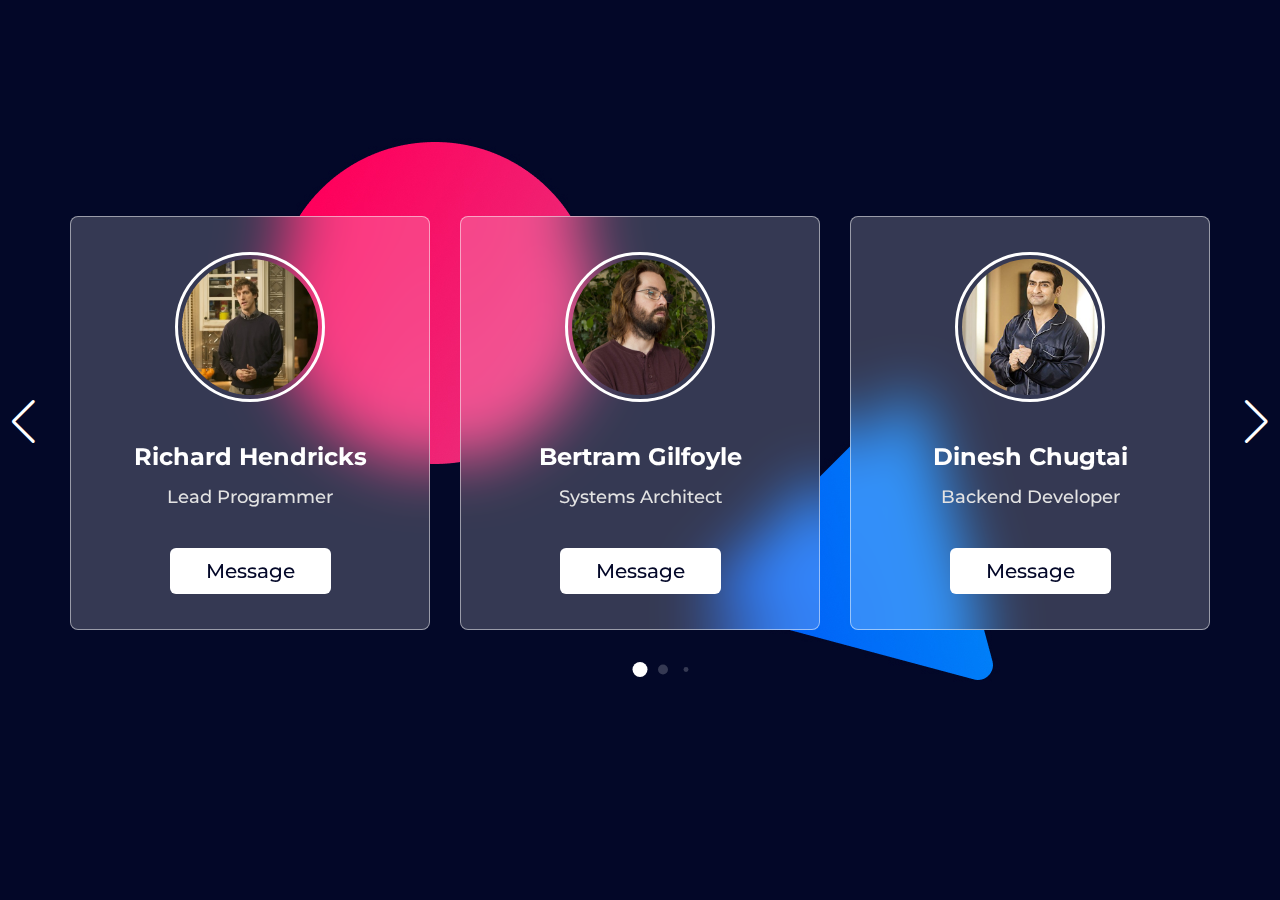
<file: app/image-slider-js-swiper/index.html>
<!DOCTYPE html>
<html lang="en">
  <head>
    <meta charset="UTF-8" />
    <meta name="viewport" content="width=device-width, initial-scale=1.0" />
    <title>Image slider</title>
    <link rel="icon" type="image/png" href="favicon.ico" />
    <link rel="stylesheet" href="style.css" />
    <link
      rel="stylesheet"
      href="https://cdn.jsdelivr.net/npm/swiper@11/swiper-bundle.min.css"
    />
  </head>
  <body>
    <div class="container swiper">
      <div class="slider-wrapper">
        <div class="card-list swiper-wrapper">
          <div class="card-item swiper-slide">
            <img src="images/img-1.jpg" alt="User Image" class="user-image" />
            <h2 class="user-name">Richard Hendricks</h2>
            <p class="user-profession">Lead Programmer</p>
            <button class="message-button">Message</button>
          </div>

          <div class="card-item swiper-slide">
            <img src="images/img-2.jpg" alt="User Image" class="user-image" />
            <h2 class="user-name">Bertram Gilfoyle</h2>
            <p class="user-profession">Systems Architect</p>
            <button class="message-button">Message</button>
          </div>

          <div class="card-item swiper-slide">
            <img src="images/img-3.jpg" alt="User Image" class="user-image" />
            <h2 class="user-name">Dinesh Chugtai</h2>
            <p class="user-profession">Backend Developer</p>
            <button class="message-button">Message</button>
          </div>

          <div class="card-item swiper-slide">
            <img src="images/img-4.jpg" alt="User Image" class="user-image" />
            <h2 class="user-name">Erlich Bachman</h2>
            <p class="user-profession">Startup Investor</p>
            <button class="message-button">Message</button>
          </div>

          <div class="card-item swiper-slide">
            <img src="images/img-5.jpg" alt="User Image" class="user-image" />
            <h2 class="user-name">Jared Dunn</h2>
            <p class="user-profession">Business Manager</p>
            <button class="message-button">Message</button>
          </div>

          <div class="card-item swiper-slide">
            <img src="images/img-6.jpg" alt="User Image" class="user-image" />
            <h2 class="user-name">Monica Hall</h2>
            <p class="user-profession">Venture Capitalist</p>
            <button class="message-button">Message</button>
          </div>
        </div>
        <div class="swiper-pagination"></div>
        <div class="swiper-slide-button swiper-button-prev"></div>
        <div class="swiper-slide-button swiper-button-next"></div>
      </div>
    </div>
    <script src="https://cdn.jsdelivr.net/npm/swiper@11/swiper-bundle.min.js"></script>
    <script src="script.js"></script>
  </body>
</html>
</file>
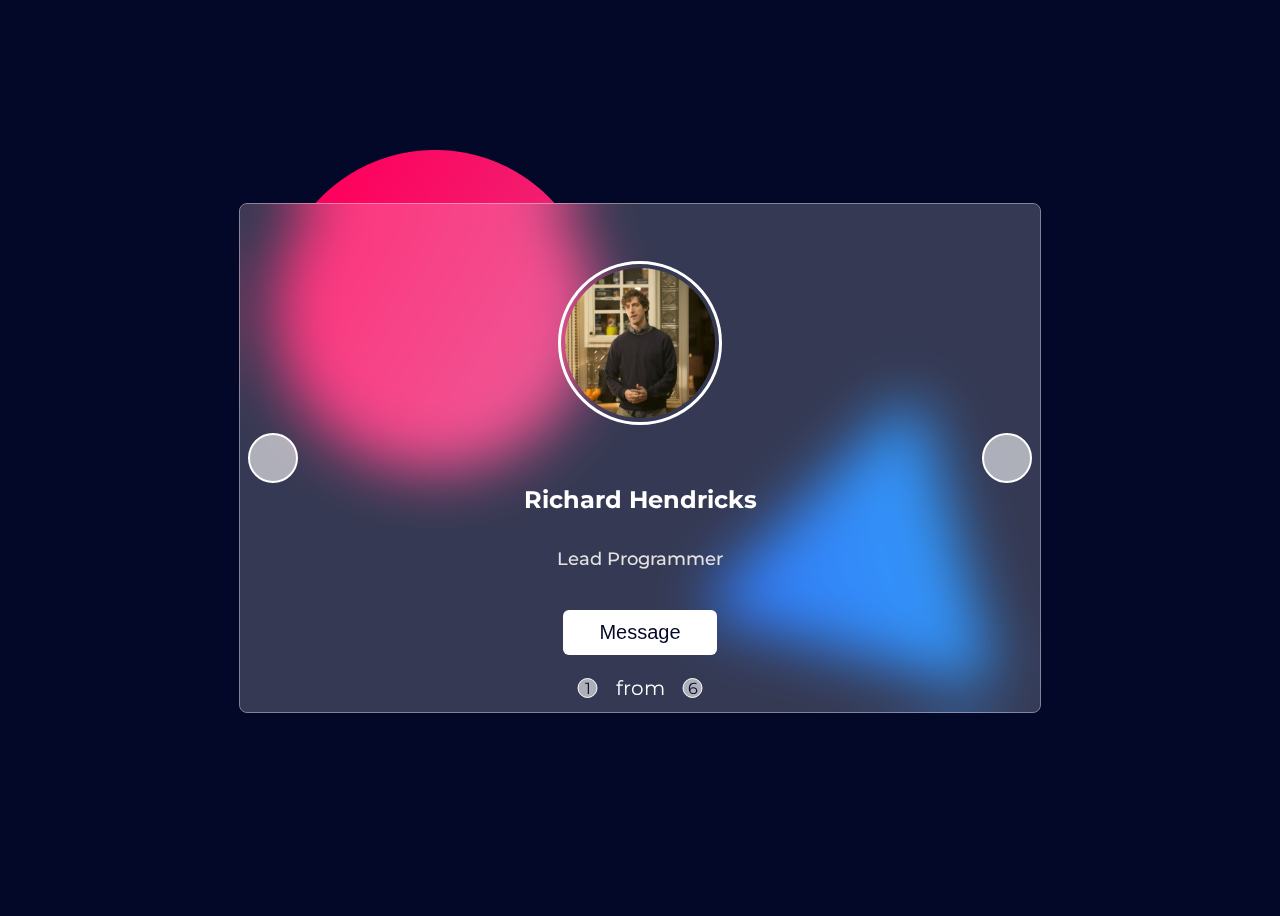
<file: app/image-slider-js/index.html>
<!DOCTYPE html>
<html lang="en">
  <head>
    <meta charset="UTF-8" />
    <meta name="viewport" content="width=device-width, initial-scale=1.0" />
    <title>Image slider</title>
    <link rel="icon" type="image/png" href="favicon.ico" />
    <link rel="stylesheet" href="style.css" />
    <!-- Font Awesome CDN -->
    <link
      rel="stylesheet"
      href="https://cdnjs.cloudflare.com/ajax/libs/font-awesome/6.5.2/css/all.min.css"
      integrity="sha512-SnH5WK+bZxgPHs44uWIX+LLJAJ9/2PkPKZ5QiAj6Ta86w+fsb2TkcmfRyVX3pBnMFcV7oQPJkl9QevSCWr3W6A=="
      crossorigin="anonymous"
      referrerpolicy="no-referrer"
    />
  </head>
  <body>
    <div class="slider">
      <div class="slides" id="origin">
        <div class="slide">
          <img src="images/img-1.jpg" class="user-image" />
          <h2 class="user-name">Richard Hendricks</h2>
          <p class="user-profession">Lead Programmer</p>
          <button class="message-button">Message</button>
        </div>
        <div class="slide">
          <img src="images/img-2.jpg" class="user-image" />
          <h2 class="user-name">Bertram Gilfoyle</h2>
          <p class="user-profession">Systems Architect</p>
          <button class="message-button">Message</button>
        </div>
        <div class="slide">
          <img src="images/img-3.jpg" class="user-image" />
          <h2 class="user-name">Dinesh Chugtai</h2>
          <p class="user-profession">Backend Developer</p>
          <button class="message-button">Message</button>
        </div>
        <div class="slide">
          <img src="images/img-4.jpg" class="user-image" />
          <h2 class="user-name">Erlich Bachman</h2>
          <p class="user-profession">Startup Investor</p>
          <button class="message-button">Message</button>
        </div>
        <div class="slide">
          <img src="images/img-5.jpg" class="user-image" />
          <h2 class="user-name">Jared Dunn</h2>
          <p class="user-profession">Business Manager</p>
          <button class="message-button">Message</button>
        </div>
        <div class="slide">
          <img src="images/img-6.jpg" class="user-image" />
          <h2 class="user-name">Monica Hall</h2>
          <p class="user-profession">Venture Capitalist</p>
          <button class="message-button">Message</button>
        </div>
      </div>
      <div class="button">
        <button class="prev"><i class="fa-solid fa-arrow-left"></i></button>
        <button class="next"><i class="fa-solid fa-arrow-right"></i></button>
      </div>

      <div class="navigation">
        <div class="counter">
          <div class="count" id="firstCount">1</div>
        </div>
        <div class="text">from</div>
        <div class="counter">
          <div class="count" id="secondCount"></div>
        </div>
      </div>
    </div>
    <script src="script.js"></script>
  </body>
</html>
</file>
<file: app/image-slider-js-swiper/style.css>
@import url('https://fonts.googleapis.com/css2?family=Montserrat:ital,wght@0,100..900;1,100..900&display=swap');

* {
  margin: 0;
  padding: 0;
  box-sizing: border-box;
  font-family: 'Montserrat', sans-serif;
}

body {
  display: flex;
  align-items: center;
  justify-content: center;
  min-height: 100vh;
  background: url('images/bg.jpg') #030728 no-repeat center;
}

.slider-wrapper {
  overflow: hidden;
  max-width: 1200px;
  margin: 0 70px 55px;
}

.card-list .card-item {
  display: flex;
  flex-direction: column;
  align-items: center;
  justify-content: center;

  color: #fff;
  user-select: none;
  padding: 35px;
  flex-direction: column;
  border-radius: 8px;
  backdrop-filter: blur(30px);
  background: rgba(255, 255, 255, 0.2);
  border: 1px solid rgba(255, 255, 255, 0.5);
}
.card-list .card-item .user-image {
  width: 150px;
  height: 150px;
  border-radius: 50%;
  margin-bottom: 40px;
  border: 3px solid #fff;
  padding: 4px;
}

.card-list .card-item .user-profession {
  font-size: 1.15rem;
  color: #e3e3e3;
  font-weight: 500;
  margin: 14px 0 40px;
}

.card-list .card-item .message-button {
  font-size: 1.25rem;
  padding: 10px 35px;
  color: #030728;
  border-radius: 6px;
  font-weight: 500;
  cursor: pointer;
  background: #fff;
  border: 1px solid transparent;
  transition: 0.2s ease;
}
.card-list .card-item .message-button:hover {
  background: rgba(255, 255, 255, 0.1);
  border: 1px solid #fff;
  color: #fff;
}

.slider-wrapper .swiper-pagination-bullet {
  background: #fff;
  height: 15px;
  width: 15px;
}
.slider-wrapper .swiper-slide-button {
  color: #fff;
  margin-top: -50px;
  transition: 0.2s ease;
}

.slider-wrapper .swiper-slide-button:hover {
  color: #4658ff;
}

@media (max-width: 768px) {
  .slider-wrapper {
    margin: 0 10px 40px;
  }

  .slider-wrapper .swiper-slide-button {
    display: none;
  }
}
</file>
<file: app/image-slider-js/style.css>
@import url('https://fonts.googleapis.com/css2?family=Montserrat:ital,wght@0,100..900;1,100..900&display=swap');

body {
  overflow: hidden;
  display: flex;
  align-items: center;
  justify-content: center;
  min-height: 100vh;
  font-family: 'Montserrat', sans-serif;
  background: url('images/bg.jpg') #030728 no-repeat center;
}

.slider {
  position: relative;
  display: flex;
  align-items: center;
  width: 800px;
  height: 508px;
  overflow: hidden;

  border-radius: 8px;
  border: 1px solid rgba(255, 255, 255, 0.5);
  color: #fff;
  backdrop-filter: blur(30px);
}

.slides {
  height: 100%;
  display: flex;
  transform: translateX(0);
}

.slide {
  width: 800px;
  height: 100%;
  display: flex;
  align-items: center;
  justify-content: center;
  user-select: none;
  flex-direction: column;
  background: rgba(255, 255, 255, 0.2);
}

.user-image {
  width: 150px;
  height: 150px;
  border-radius: 50%;
  margin-bottom: 40px;
  border: 3px solid #fff;
  padding: 4px;
}

.user-profession {
  font-size: 1.15rem;
  color: #e3e3e3;
  font-weight: 500;
  margin: 14px 0 40px;
}

.message-button {
  font-size: 1.25rem;
  padding: 10px 35px;
  color: #030728;
  border-radius: 6px;
  font-weight: 500px;
  cursor: pointer;
  background: #fff;
  border: 1px solid transparent;
  transition: 0.2s ease;
}
.message-button:hover {
  background: rgba(255, 255, 255, 0.1);
  border: 1px solid #fff;
  color: #fff;
}

.button {
  position: absolute;
  display: flex;
  justify-content: space-between;
  width: 98%;
  padding: 8px;
}

.button .prev,
.button .next {
  width: 50px;
  height: 50px;
  border-radius: 50%;
  border: none;
  cursor: pointer;
  background: rgba(255, 255, 255, 0.6);
  color: #030728;
  display: flex;
  align-items: center;
  justify-content: center;
  border: 2px solid #fff;
  transition: 0.3s, color 0.3s;
}

.button .prev:hover,
.button .next:hover {
  background: rgba(255, 255, 255, 0.1);
  border: 1px solid #fff;
  color: #fff;
}

.navigation {
  position: absolute;
  bottom: 12px;
  left: 50%;
  transform: translateX(-50%);
  display: flex;
  justify-content: center;
  align-items: center;
}

.navigation .counter {
  width: 18px;
  height: 18px;
  border-radius: 50%;
  border: 1px solid #fff;
  margin: 0 10px;
  background: rgba(255, 255, 255, 0.6);
}
.navigation .counter .count {
  display: flex;
  justify-content: center;
  align-items: center;
  color: #030728;
}
.text {
  color: #fff;
  margin: 0 8px;
  font-size: 20px;
}

/* для мобильной версии

@media (max-width: 768px) {
  .slider {
    width: 700px;
    height: auto;
  }

  .slide {
    width: 700px;
    height: auto;
    padding: 20px;
    box-sizing: border-box;
  }

  .user-image {
    width: 120px;
    height: 120px;
    margin-bottom: 20px;
  }

  .user-profession {
    font-size: 1rem;
    margin: 10px 0 20px;
  }

  .message-button {
    font-size: 1rem;
    padding: 10px 30px;
    height: 32px;
  }

  .button .prev,
  .button .next {
    width: 34px;
    height: 34px;
  }

  .navigation {
    bottom: 6px;
  }

  .navigation .counter {
    width: 6px;
    height: 6px;
    margin: 0 5px;
  }

  .text {
    font-size: 8px;
    margin: 0 5px;
  }
} */
</file>
